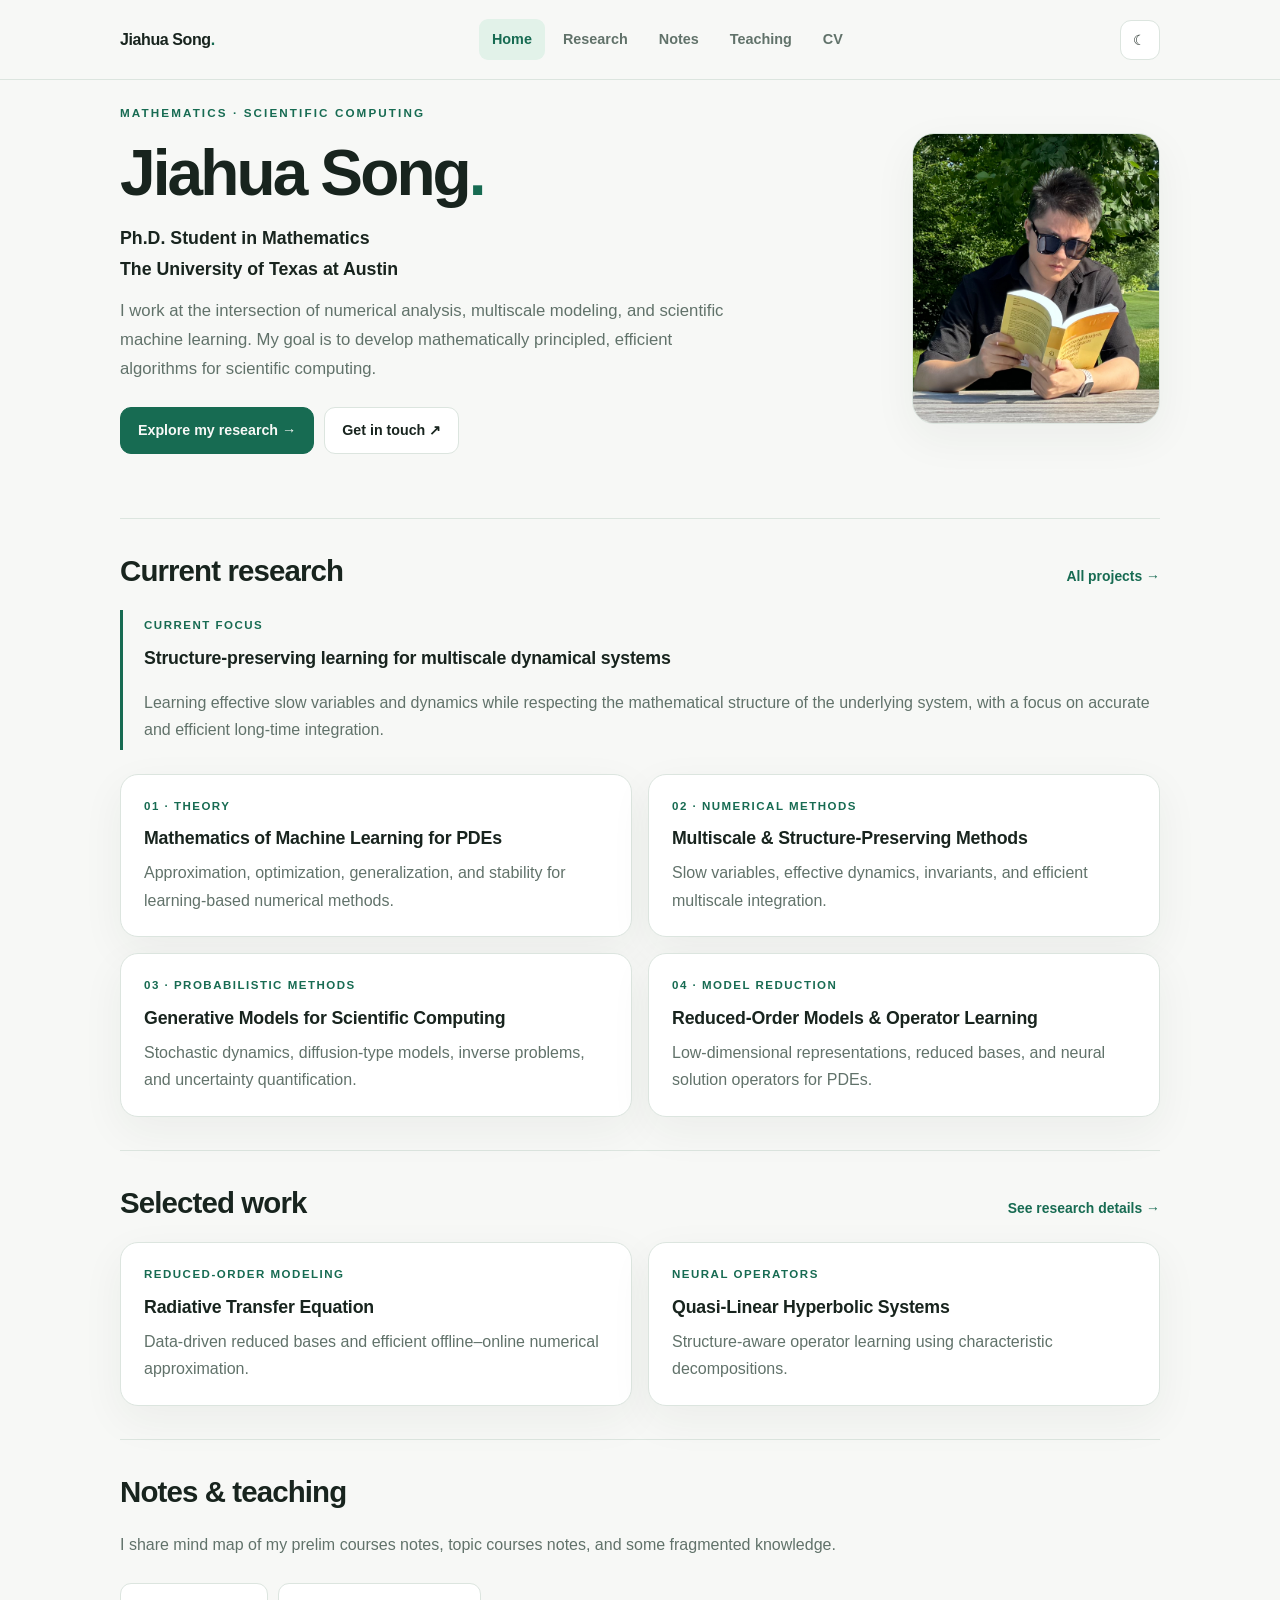
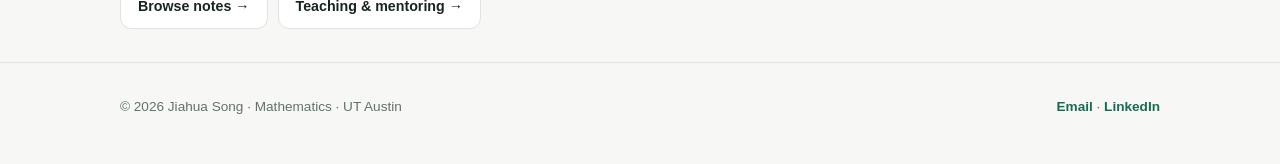
<file: index.html>
<!doctype html>
<html lang="en"><head>
<meta charset="utf-8"><meta name="viewport" content="width=device-width, initial-scale=1">
<meta name="description" content="Academic website of Jiahua Song, Ph.D. student in Mathematics at The University of Texas at Austin.">
<title>Home | Jiahua Song</title>
<link rel="stylesheet" href="assets/style.css"><link rel="icon" href="assets/favicon.svg" type="image/svg+xml">
<script>try{var t=localStorage.getItem('jiahua-site-theme');if(t)document.documentElement.setAttribute('data-theme',t)}catch(e){}</script>
</head><body>
<header class="topbar"><div class="wrap header-inner">
<a href="index.html" class="brand">Jiahua Song<span class="brand-dot">.</span></a>
<nav class="nav" aria-label="Main navigation"><a href="index.html" class="active" aria-current="page">Home</a>
<a href="research.html">Research</a>
<a href="notes.html">Notes</a>
<a href="teaching.html">Teaching</a>
<a href="cv.html">CV</a></nav>
<button class="theme-btn" type="button" data-theme-toggle aria-label="Toggle dark mode" title="Toggle light/dark theme">☾</button>
</div></header>
<main class="wrap"><section class="hero"><div>
<div class="eyebrow">Mathematics · Scientific Computing</div>
<h1>Jiahua Song<span class="brand-dot">.</span></h1>
<p class="role">Ph.D. Student in Mathematics<br>The University of Texas at Austin</p>
<p class="summary">I work at the intersection of numerical analysis, multiscale modeling, and scientific machine learning. My goal is to develop mathematically principled, efficient algorithms for scientific computing.</p>
<div class="links"><a class="button primary" href="research.html">Explore my research →</a><a class="button" href="mailto:jiahua.song@utexas.edu">Get in touch ↗</a></div>
</div><div class="portrait"><span class="initials" aria-hidden="true">JS</span><img id="profile-pic" src="assets/self.jpeg" alt="Portrait of Jiahua Song"></div></section>
<section class="section"><div class="section-head"><h2>Current research</h2><a href="research.html">All projects →</a></div>
<div class="feature"><div class="kicker">Current focus</div><h3>Structure-preserving learning for multiscale dynamical systems</h3><p>Learning effective slow variables and dynamics while respecting the mathematical structure of the underlying system, with a focus on accurate and efficient long-time integration.</p></div>
<div class="grid">
<article class="card"><div class="kicker">01 · Theory</div><h3>Mathematics of Machine Learning for PDEs</h3><p>Approximation, optimization, generalization, and stability for learning-based numerical methods.</p></article>
<article class="card"><div class="kicker">02 · Numerical methods</div><h3>Multiscale & Structure-Preserving Methods</h3><p>Slow variables, effective dynamics, invariants, and efficient multiscale integration.</p></article>
<article class="card"><div class="kicker">03 · Probabilistic methods</div><h3>Generative Models for Scientific Computing</h3><p>Stochastic dynamics, diffusion-type models, inverse problems, and uncertainty quantification.</p></article>
<article class="card"><div class="kicker">04 · Model reduction</div><h3>Reduced-Order Models & Operator Learning</h3><p>Low-dimensional representations, reduced bases, and neural solution operators for PDEs.</p></article>
</div></section>
<section class="section"><div class="section-head"><h2>Selected work</h2><a href="research.html">See research details →</a></div>
<div class="grid"><article class="card"><div class="kicker">Reduced-order modeling</div><h3><a class="stretched" href="research.html#rte">Radiative Transfer Equation</a></h3><p>Data-driven reduced bases and efficient offline–online numerical approximation.</p></article><article class="card"><div class="kicker">Neural operators</div><h3><a class="stretched" href="research.html#hyperbolic">Quasi-Linear Hyperbolic Systems</a></h3><p>Structure-aware operator learning using characteristic decompositions.</p></article></div></section>
<section class="section"><div class="section-head"><h2>Notes & teaching</h2></div><p>I share mind map of my prelim courses notes, topic courses notes, and some fragmented knowledge.</p><div class="links"><a class="button" href="notes.html">Browse notes →</a><a class="button" href="teaching.html">Teaching & mentoring →</a></div></section></main>
<footer class="foot"><div class="wrap foot-inner"><span>© 2026 Jiahua Song · Mathematics · UT Austin</span><span><a href="mailto:jiahua.song@utexas.edu">Email</a> · <a href="https://www.linkedin.com/in/jiahuasong7/" target="_blank" rel="noopener noreferrer">LinkedIn</a></span></div></footer>
<script src="assets/site.js" defer></script></body></html>
</file>
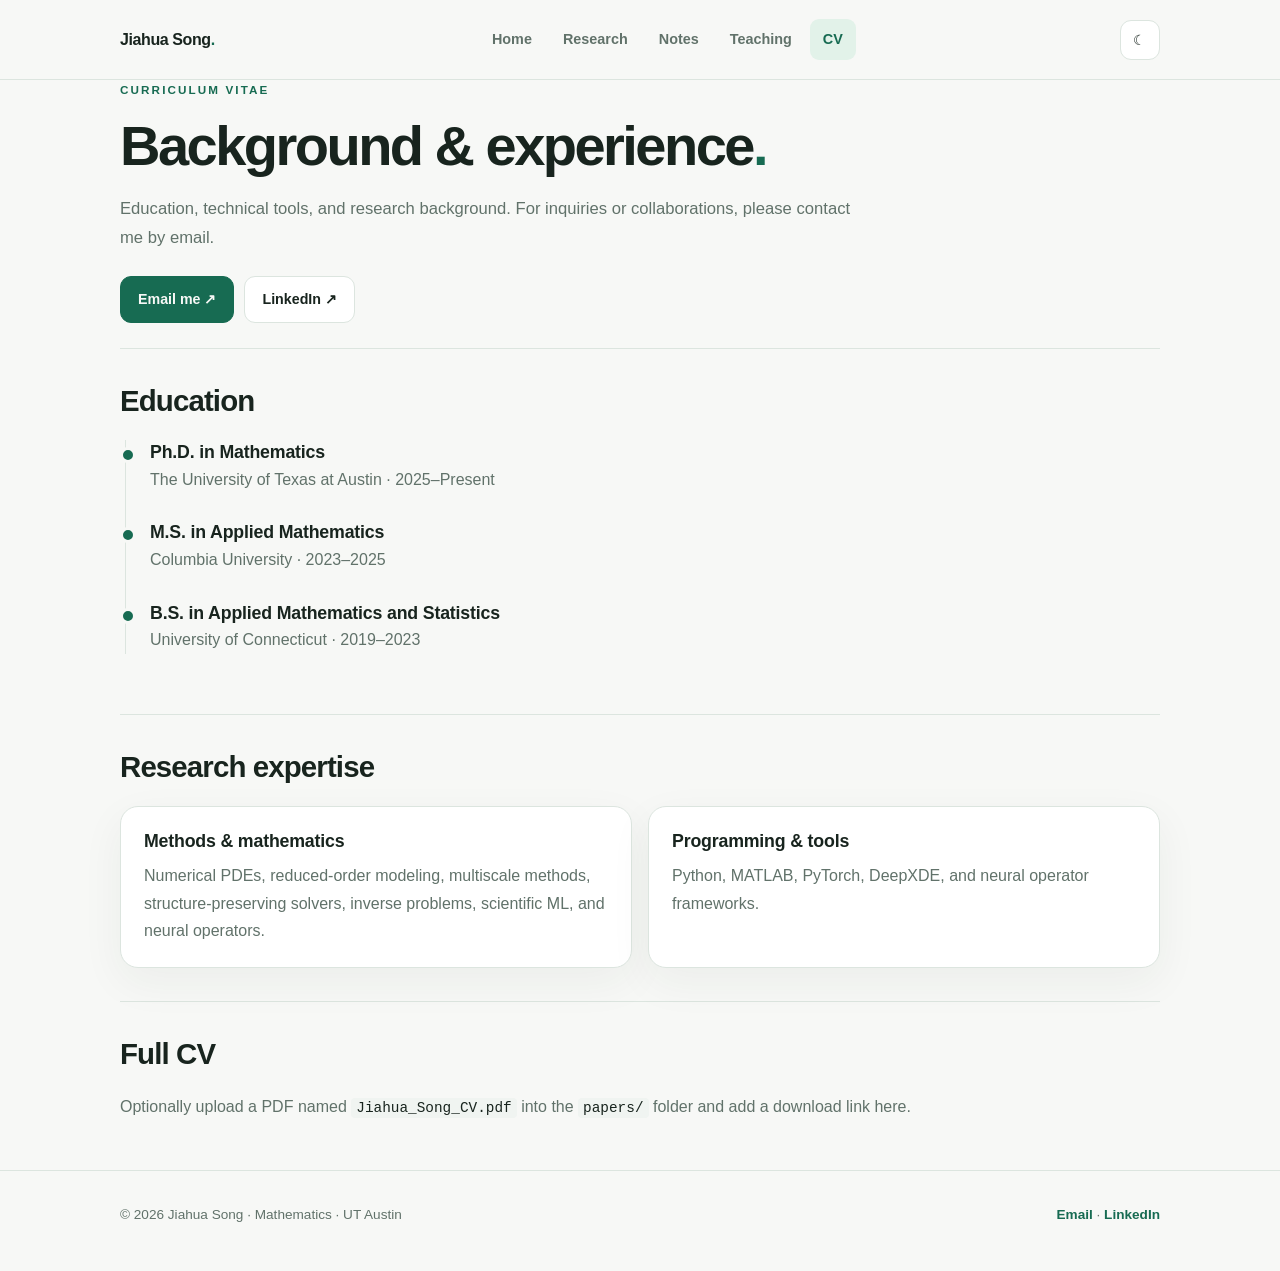
<file: cv.html>
<!doctype html>
<html lang="en"><head>
<meta charset="utf-8"><meta name="viewport" content="width=device-width, initial-scale=1">
<meta name="description" content="Academic website of Jiahua Song, Ph.D. student in Mathematics at The University of Texas at Austin.">
<title>CV | Jiahua Song</title>
<link rel="stylesheet" href="assets/style.css"><link rel="icon" href="assets/favicon.svg" type="image/svg+xml">
<script>try{var t=localStorage.getItem('jiahua-site-theme');if(t)document.documentElement.setAttribute('data-theme',t)}catch(e){}</script>
</head><body>
<header class="topbar"><div class="wrap header-inner">
<a href="index.html" class="brand">Jiahua Song<span class="brand-dot">.</span></a>
<nav class="nav" aria-label="Main navigation"><a href="index.html">Home</a>
<a href="research.html">Research</a>
<a href="notes.html">Notes</a>
<a href="teaching.html">Teaching</a>
<a href="cv.html" class="active" aria-current="page">CV</a></nav>
<button class="theme-btn" type="button" data-theme-toggle aria-label="Toggle dark mode" title="Toggle light/dark theme">☾</button>
</div></header>
<main class="wrap"><div class="page-intro"><div class="eyebrow">Curriculum vitae</div><h1>Background & experience<span class="brand-dot">.</span></h1><p>Education, technical tools, and research background. For inquiries or collaborations, please contact me by email.</p><div class="links"><a class="button primary" href="mailto:jiahua.song@utexas.edu">Email me ↗</a><a class="button" href="https://www.linkedin.com/in/jiahuasong7/" target="_blank" rel="noopener noreferrer">LinkedIn ↗</a></div></div>
<section class="section"><div class="section-head"><h2>Education</h2></div><div class="timeline">
<div class="timeline-item"><h3>Ph.D. in Mathematics</h3><p>The University of Texas at Austin · 2025–Present</p></div>
<div class="timeline-item"><h3>M.S. in Applied Mathematics</h3><p>Columbia University · 2023–2025</p></div>
<div class="timeline-item"><h3>B.S. in Applied Mathematics and Statistics</h3><p>University of Connecticut · 2019–2023</p></div></div></section>
<section class="section"><div class="section-head"><h2>Research expertise</h2></div><div class="grid">
<div class="card"><h3>Methods & mathematics</h3><p>Numerical PDEs, reduced-order modeling, multiscale methods, structure-preserving solvers, inverse problems, scientific ML, and neural operators.</p></div>
<div class="card"><h3>Programming & tools</h3><p>Python, MATLAB, PyTorch, DeepXDE, and neural operator frameworks.</p></div>
</div></section>
<section class="section"><div class="section-head"><h2>Full CV</h2></div><p>Optionally upload a PDF named <code>Jiahua_Song_CV.pdf</code> into the <code>papers/</code> folder and add a download link here.</p></section></main>
<footer class="foot"><div class="wrap foot-inner"><span>© 2026 Jiahua Song · Mathematics · UT Austin</span><span><a href="mailto:jiahua.song@utexas.edu">Email</a> · <a href="https://www.linkedin.com/in/jiahuasong7/" target="_blank" rel="noopener noreferrer">LinkedIn</a></span></div></footer>
<script src="assets/site.js" defer></script></body></html>
</file>
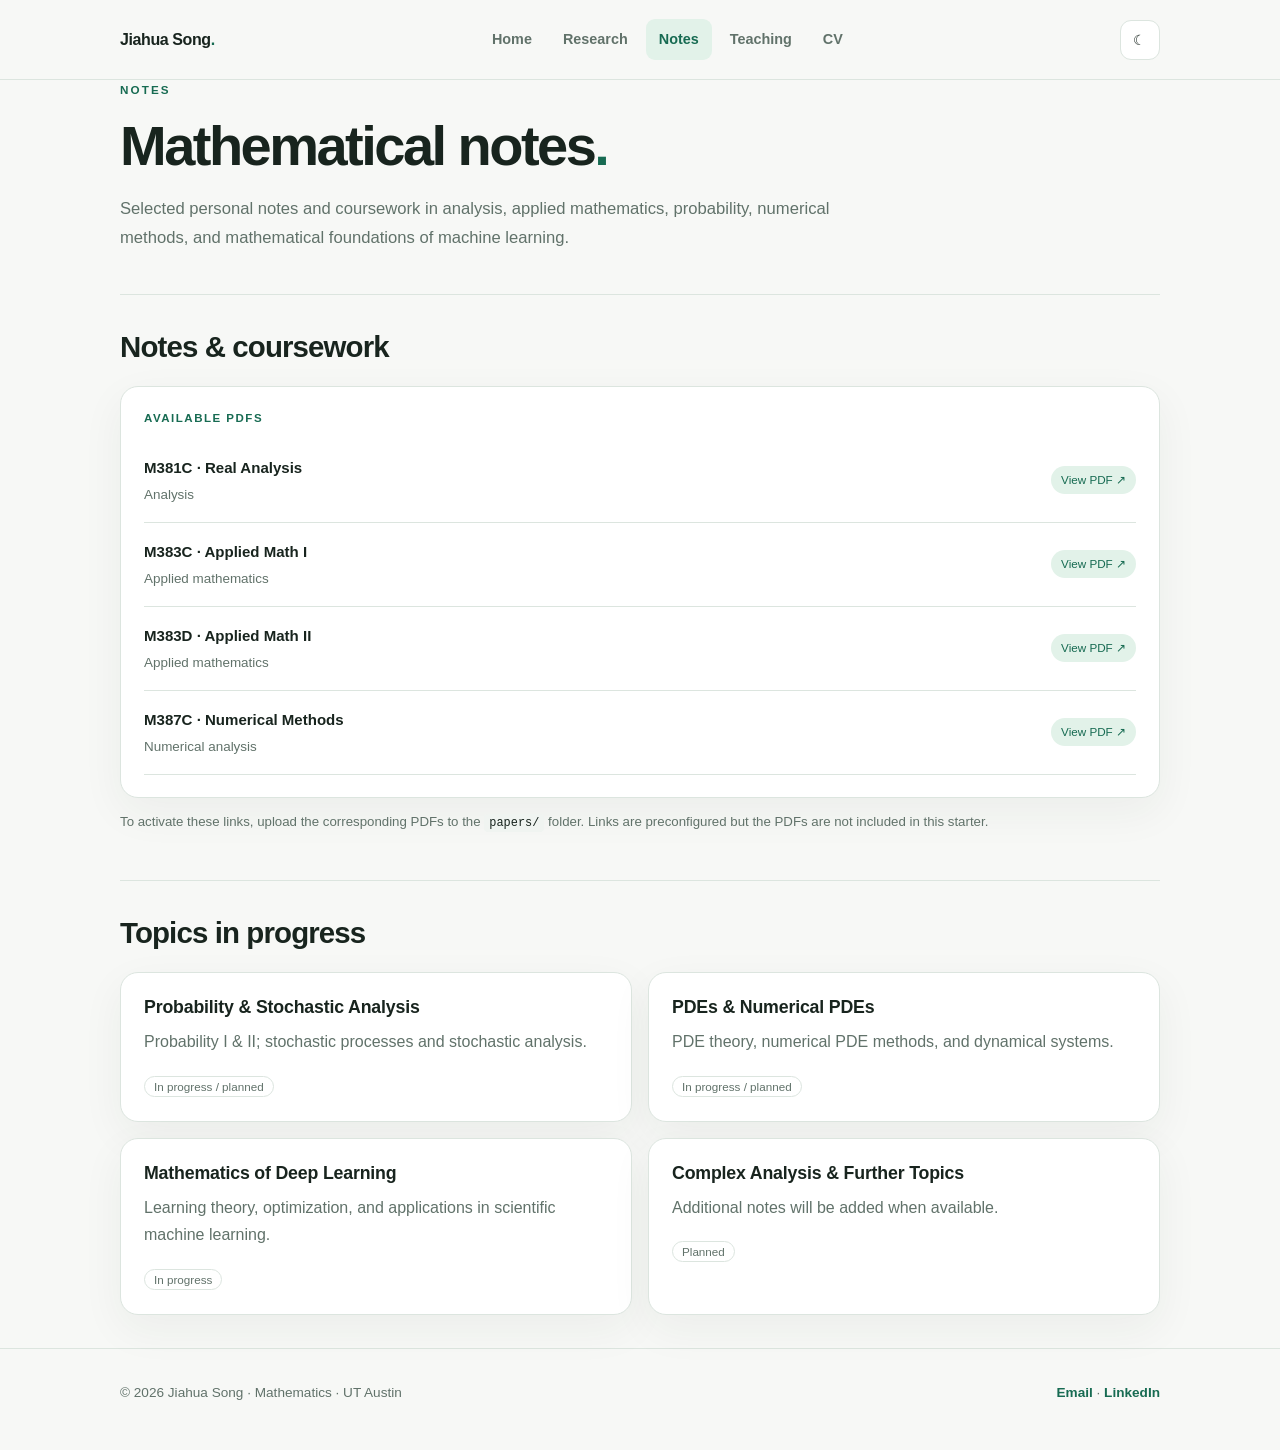
<file: notes.html>
<!doctype html>
<html lang="en"><head>
<meta charset="utf-8"><meta name="viewport" content="width=device-width, initial-scale=1">
<meta name="description" content="Academic website of Jiahua Song, Ph.D. student in Mathematics at The University of Texas at Austin.">
<title>Notes | Jiahua Song</title>
<link rel="stylesheet" href="assets/style.css"><link rel="icon" href="assets/favicon.svg" type="image/svg+xml">
<script>try{var t=localStorage.getItem('jiahua-site-theme');if(t)document.documentElement.setAttribute('data-theme',t)}catch(e){}</script>
</head><body>
<header class="topbar"><div class="wrap header-inner">
<a href="index.html" class="brand">Jiahua Song<span class="brand-dot">.</span></a>
<nav class="nav" aria-label="Main navigation"><a href="index.html">Home</a>
<a href="research.html">Research</a>
<a href="notes.html" class="active" aria-current="page">Notes</a>
<a href="teaching.html">Teaching</a>
<a href="cv.html">CV</a></nav>
<button class="theme-btn" type="button" data-theme-toggle aria-label="Toggle dark mode" title="Toggle light/dark theme">☾</button>
</div></header>
<main class="wrap"><div class="page-intro"><div class="eyebrow">Notes</div><h1>Mathematical notes<span class="brand-dot">.</span></h1><p>Selected personal notes and coursework in analysis, applied mathematics, probability, numerical methods, and mathematical foundations of machine learning.</p></div>
<section class="section"><div class="section-head"><h2>Notes & coursework</h2></div>
<div class="card"><div class="kicker">Available PDFs</div>
<div class="note-row"><div><strong>M381C · Real Analysis</strong><p>Analysis</p></div><a class="pill live" href="papers/M381C.pdf">View PDF ↗</a></div>
<div class="note-row"><div><strong>M383C · Applied Math I</strong><p>Applied mathematics</p></div><a class="pill live" href="papers/M383C.pdf">View PDF ↗</a></div>
<div class="note-row"><div><strong>M383D · Applied Math II</strong><p>Applied mathematics</p></div><a class="pill live" href="papers/M383D.pdf">View PDF ↗</a></div>
<div class="note-row"><div><strong>M387C · Numerical Methods</strong><p>Numerical analysis</p></div><a class="pill live" href="papers/M387C.pdf">View PDF ↗</a></div>
</div><p class="small muted" style="margin-top:13px">To activate these links, upload the corresponding PDFs to the <code>papers/</code> folder. Links are preconfigured but the PDFs are not included in this starter.</p></section>
<section class="section"><div class="section-head"><h2>Topics in progress</h2></div><div class="grid">
<div class="card"><h3>Probability & Stochastic Analysis</h3><p>Probability I & II; stochastic processes and stochastic analysis.</p><span class="pill">In progress / planned</span></div>
<div class="card"><h3>PDEs & Numerical PDEs</h3><p>PDE theory, numerical PDE methods, and dynamical systems.</p><span class="pill">In progress / planned</span></div>
<div class="card"><h3>Mathematics of Deep Learning</h3><p>Learning theory, optimization, and applications in scientific machine learning.</p><span class="pill">In progress</span></div>
<div class="card"><h3>Complex Analysis & Further Topics</h3><p>Additional notes will be added when available.</p><span class="pill">Planned</span></div>
</div></section></main>
<footer class="foot"><div class="wrap foot-inner"><span>© 2026 Jiahua Song · Mathematics · UT Austin</span><span><a href="mailto:jiahua.song@utexas.edu">Email</a> · <a href="https://www.linkedin.com/in/jiahuasong7/" target="_blank" rel="noopener noreferrer">LinkedIn</a></span></div></footer>
<script src="assets/site.js" defer></script></body></html>
</file>
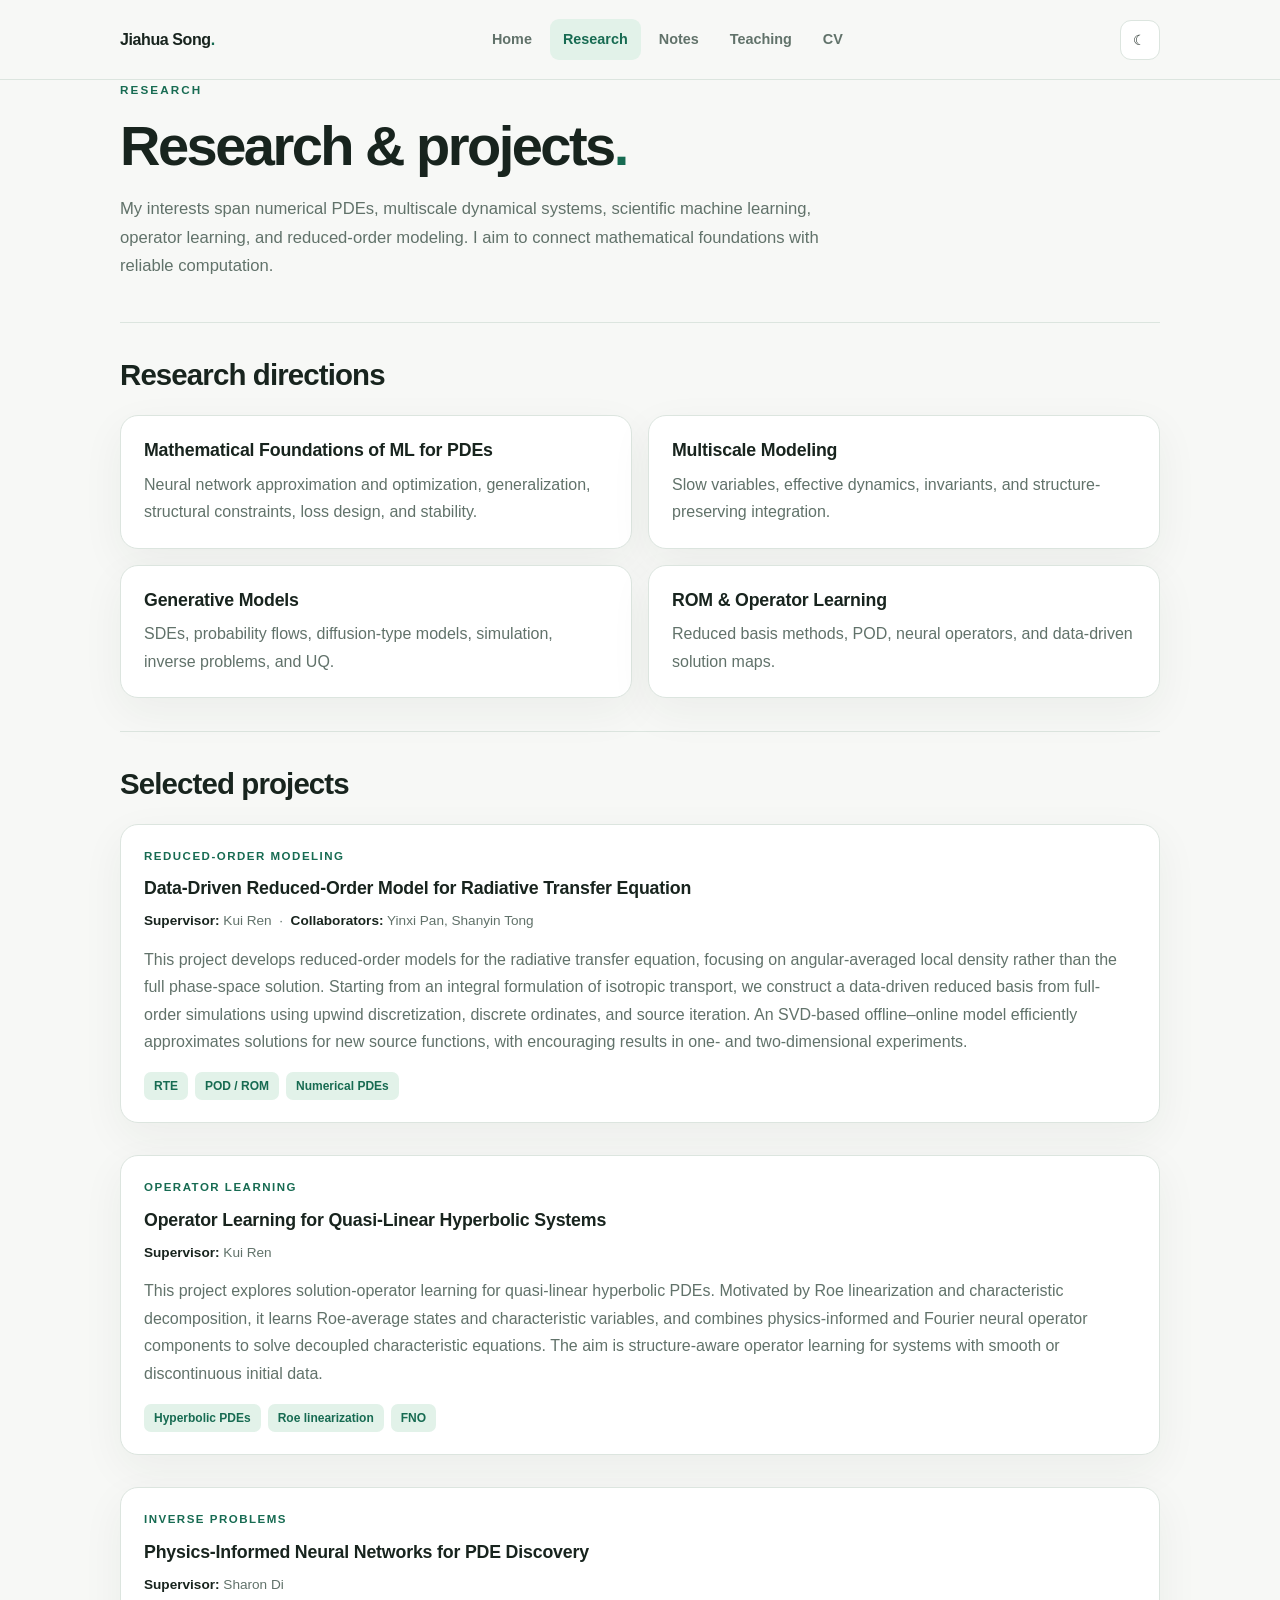
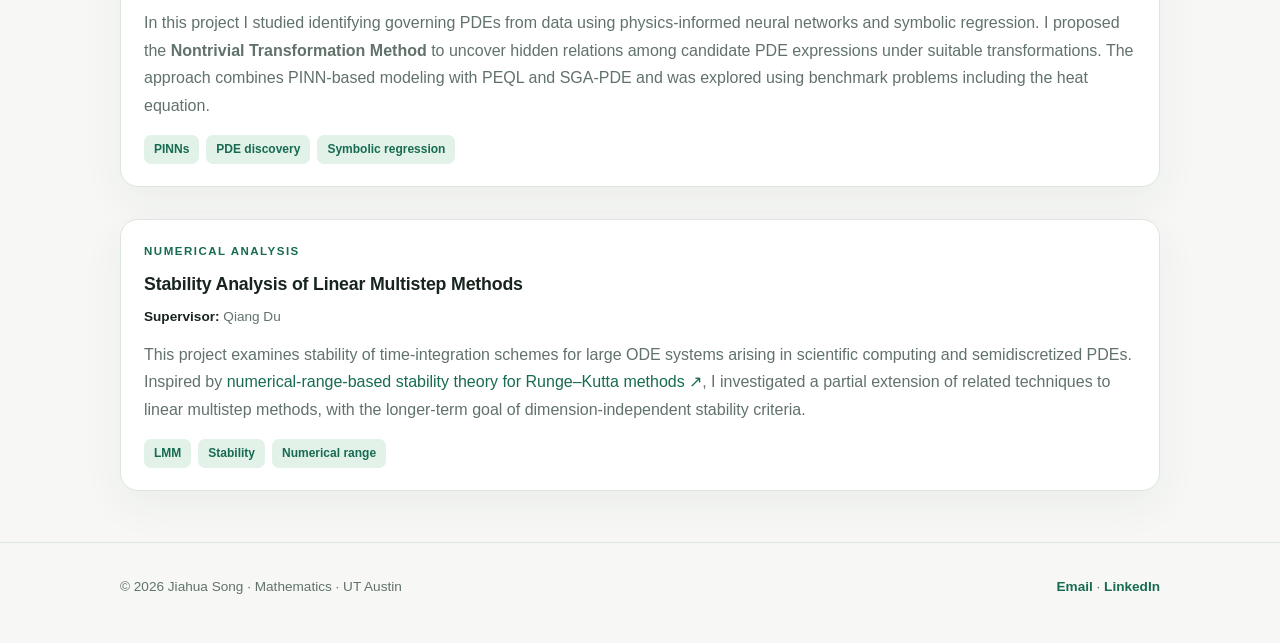
<file: research.html>
<!doctype html>
<html lang="en"><head>
<meta charset="utf-8"><meta name="viewport" content="width=device-width, initial-scale=1">
<meta name="description" content="Academic website of Jiahua Song, Ph.D. student in Mathematics at The University of Texas at Austin.">
<title>Research | Jiahua Song</title>
<link rel="stylesheet" href="assets/style.css"><link rel="icon" href="assets/favicon.svg" type="image/svg+xml">
<script>try{var t=localStorage.getItem('jiahua-site-theme');if(t)document.documentElement.setAttribute('data-theme',t)}catch(e){}</script>
</head><body>
<header class="topbar"><div class="wrap header-inner">
<a href="index.html" class="brand">Jiahua Song<span class="brand-dot">.</span></a>
<nav class="nav" aria-label="Main navigation"><a href="index.html">Home</a>
<a href="research.html" class="active" aria-current="page">Research</a>
<a href="notes.html">Notes</a>
<a href="teaching.html">Teaching</a>
<a href="cv.html">CV</a></nav>
<button class="theme-btn" type="button" data-theme-toggle aria-label="Toggle dark mode" title="Toggle light/dark theme">☾</button>
</div></header>
<main class="wrap"><div class="page-intro"><div class="eyebrow">Research</div><h1>Research & projects<span class="brand-dot">.</span></h1><p>My interests span numerical PDEs, multiscale dynamical systems, scientific machine learning, operator learning, and reduced-order modeling. I aim to connect mathematical foundations with reliable computation.</p></div>
<section class="section"><div class="section-head"><h2>Research directions</h2></div><div class="grid">
<article class="card"><h3>Mathematical Foundations of ML for PDEs</h3><p>Neural network approximation and optimization, generalization, structural constraints, loss design, and stability.</p></article>
<article class="card"><h3>Multiscale Modeling</h3><p>Slow variables, effective dynamics, invariants, and structure-preserving integration.</p></article>
<article class="card"><h3>Generative Models</h3><p>SDEs, probability flows, diffusion-type models, simulation, inverse problems, and UQ.</p></article>
<article class="card"><h3>ROM & Operator Learning</h3><p>Reduced basis methods, POD, neural operators, and data-driven solution maps.</p></article>
</div></section>
<section class="section"><div class="section-head"><h2>Selected projects</h2></div>
<div class="stack">
<article class="card project" id="rte"><div class="kicker">Reduced-order modeling</div><h3>Data-Driven Reduced-Order Model for Radiative Transfer Equation</h3><div class="meta"><strong>Supervisor:</strong> Kui Ren &nbsp;·&nbsp; <strong>Collaborators:</strong> Yinxi Pan, Shanyin Tong</div><p>This project develops reduced-order models for the radiative transfer equation, focusing on angular-averaged local density rather than the full phase-space solution. Starting from an integral formulation of isotropic transport, we construct a data-driven reduced basis from full-order simulations using upwind discretization, discrete ordinates, and source iteration. An SVD-based offline–online model efficiently approximates solutions for new source functions, with encouraging results in one- and two-dimensional experiments.</p><div class="tags"><span class="tag">RTE</span><span class="tag">POD / ROM</span><span class="tag">Numerical PDEs</span></div></article>
<article class="card project" id="hyperbolic"><div class="kicker">Operator learning</div><h3>Operator Learning for Quasi-Linear Hyperbolic Systems</h3><div class="meta"><strong>Supervisor:</strong> Kui Ren</div><p>This project explores solution-operator learning for quasi-linear hyperbolic PDEs. Motivated by Roe linearization and characteristic decomposition, it learns Roe-average states and characteristic variables, and combines physics-informed and Fourier neural operator components to solve decoupled characteristic equations. The aim is structure-aware operator learning for systems with smooth or discontinuous initial data.</p><div class="tags"><span class="tag">Hyperbolic PDEs</span><span class="tag">Roe linearization</span><span class="tag">FNO</span></div></article>
<article class="card project" id="discovery"><div class="kicker">Inverse problems</div><h3>Physics-Informed Neural Networks for PDE Discovery</h3><div class="meta"><strong>Supervisor:</strong> Sharon Di</div><p>In this project I studied identifying governing PDEs from data using physics-informed neural networks and symbolic regression. I proposed the <strong>Nontrivial Transformation Method</strong> to uncover hidden relations among candidate PDE expressions under suitable transformations. The approach combines PINN-based modeling with PEQL and SGA-PDE and was explored using benchmark problems including the heat equation.</p><div class="tags"><span class="tag">PINNs</span><span class="tag">PDE discovery</span><span class="tag">Symbolic regression</span></div></article>
<article class="card project" id="stability"><div class="kicker">Numerical analysis</div><h3>Stability Analysis of Linear Multistep Methods</h3><div class="meta"><strong>Supervisor:</strong> Qiang Du</div><p>This project examines stability of time-integration schemes for large ODE systems arising in scientific computing and semidiscretized PDEs. Inspired by <a href="https://arxiv.org/abs/2312.15546" target="_blank" rel="noopener noreferrer">numerical-range-based stability theory for Runge–Kutta methods ↗</a>, I investigated a partial extension of related techniques to linear multistep methods, with the longer-term goal of dimension-independent stability criteria.</p><div class="tags"><span class="tag">LMM</span><span class="tag">Stability</span><span class="tag">Numerical range</span></div></article>
</div></section></main>
<footer class="foot"><div class="wrap foot-inner"><span>© 2026 Jiahua Song · Mathematics · UT Austin</span><span><a href="mailto:jiahua.song@utexas.edu">Email</a> · <a href="https://www.linkedin.com/in/jiahuasong7/" target="_blank" rel="noopener noreferrer">LinkedIn</a></span></div></footer>
<script src="assets/site.js" defer></script></body></html>
</file>
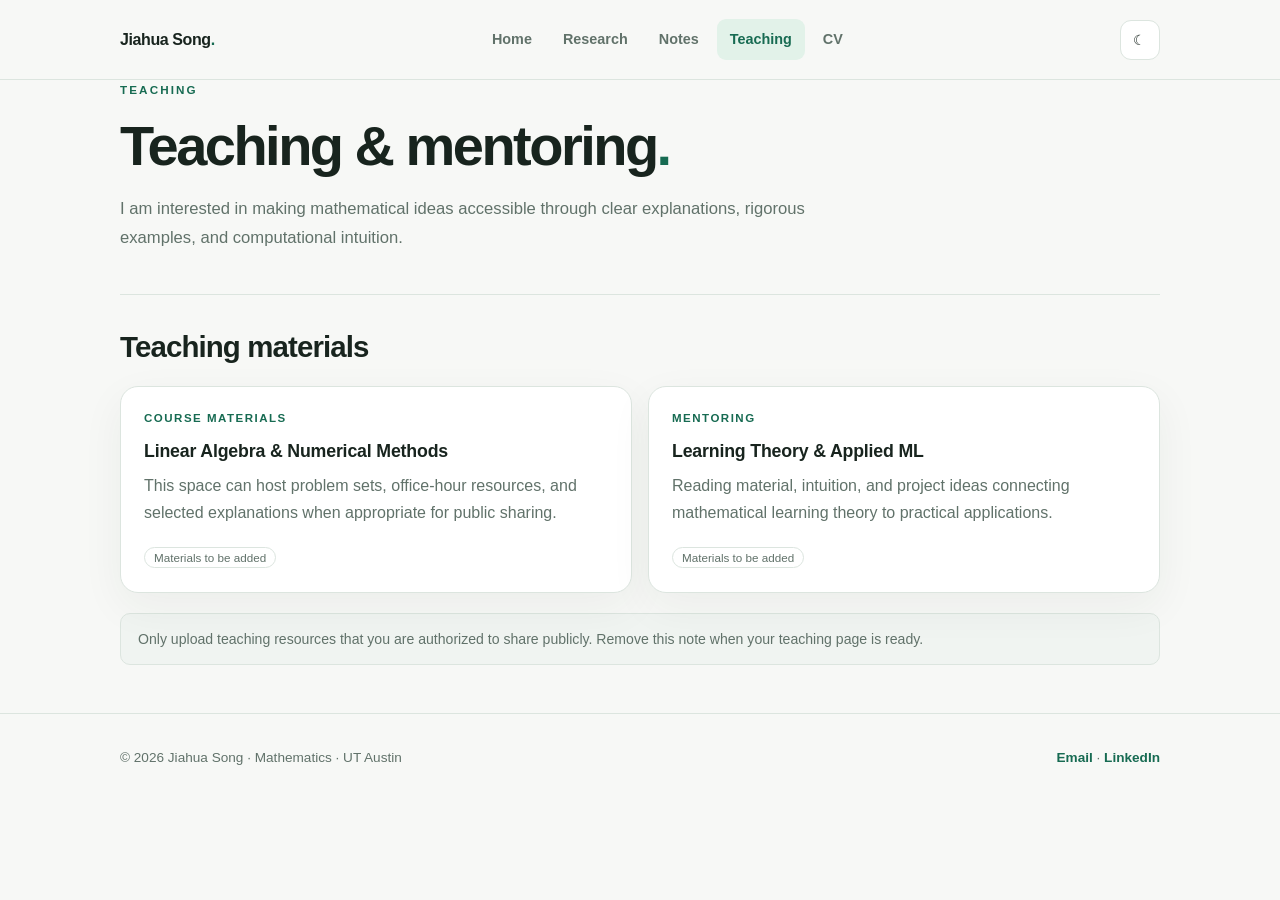
<file: teaching.html>
<!doctype html>
<html lang="en"><head>
<meta charset="utf-8"><meta name="viewport" content="width=device-width, initial-scale=1">
<meta name="description" content="Academic website of Jiahua Song, Ph.D. student in Mathematics at The University of Texas at Austin.">
<title>Teaching | Jiahua Song</title>
<link rel="stylesheet" href="assets/style.css"><link rel="icon" href="assets/favicon.svg" type="image/svg+xml">
<script>try{var t=localStorage.getItem('jiahua-site-theme');if(t)document.documentElement.setAttribute('data-theme',t)}catch(e){}</script>
</head><body>
<header class="topbar"><div class="wrap header-inner">
<a href="index.html" class="brand">Jiahua Song<span class="brand-dot">.</span></a>
<nav class="nav" aria-label="Main navigation"><a href="index.html">Home</a>
<a href="research.html">Research</a>
<a href="notes.html">Notes</a>
<a href="teaching.html" class="active" aria-current="page">Teaching</a>
<a href="cv.html">CV</a></nav>
<button class="theme-btn" type="button" data-theme-toggle aria-label="Toggle dark mode" title="Toggle light/dark theme">☾</button>
</div></header>
<main class="wrap"><div class="page-intro"><div class="eyebrow">Teaching</div><h1>Teaching & mentoring<span class="brand-dot">.</span></h1><p>I am interested in making mathematical ideas accessible through clear explanations, rigorous examples, and computational intuition.</p></div>
<section class="section"><div class="section-head"><h2>Teaching materials</h2></div>
<div class="grid"><article class="card"><div class="kicker">Course materials</div><h3>Linear Algebra & Numerical Methods</h3><p>This space can host problem sets, office-hour resources, and selected explanations when appropriate for public sharing.</p><span class="pill">Materials to be added</span></article>
<article class="card"><div class="kicker">Mentoring</div><h3>Learning Theory & Applied ML</h3><p>Reading material, intuition, and project ideas connecting mathematical learning theory to practical applications.</p><span class="pill">Materials to be added</span></article></div>
<p class="notice" style="margin-top:20px">Only upload teaching resources that you are authorized to share publicly. Remove this note when your teaching page is ready.</p></section></main>
<footer class="foot"><div class="wrap foot-inner"><span>© 2026 Jiahua Song · Mathematics · UT Austin</span><span><a href="mailto:jiahua.song@utexas.edu">Email</a> · <a href="https://www.linkedin.com/in/jiahuasong7/" target="_blank" rel="noopener noreferrer">LinkedIn</a></span></div></footer>
<script src="assets/site.js" defer></script></body></html>
</file>
<file: assets/style.css>
/* Jiahua Song — simple, accessible academic website */
:root{color-scheme:light;--bg:#f7f8f6;--surface:#fff;--surface-alt:#f0f4f1;--text:#18241e;--muted:#61726a;--line:#dce5df;--accent:#176b52;--accent-soft:#e2f2e9;--radius:18px;--shadow:0 14px 44px rgba(28,46,34,.055)}
:root[data-theme="dark"]{color-scheme:dark;--bg:#111a18;--surface:#182420;--surface-alt:#20312a;--text:#e9f1e9;--muted:#a2b4a8;--line:#33473c;--accent:#80d9ab;--accent-soft:#243d31;--shadow:0 14px 44px rgba(0,0,0,.12)}
*{box-sizing:border-box}html{scroll-behavior:smooth}body{margin:0;background:var(--bg);color:var(--text);font:16px/1.72 -apple-system,BlinkMacSystemFont,"Segoe UI",Inter,Arial,sans-serif}a{color:var(--accent);text-decoration:none}a:hover{text-decoration:underline}a:focus-visible,button:focus-visible{outline:3px solid var(--accent);outline-offset:3px}h1,h2,h3,p{margin-top:0}h1{letter-spacing:-.045em;line-height:1.14;font-size:clamp(2.45rem,5vw,4.05rem)}h2{letter-spacing:-.03em;line-height:1.3;font-size:clamp(1.35rem,2.3vw,1.9rem)}h3{font-size:1.11rem;line-height:1.4;letter-spacing:-.01em}p{color:var(--muted)}.wrap{max-width:1100px;padding:0 30px;margin:0 auto}.topbar{position:sticky;top:0;z-index:20;background:var(--bg);border-bottom:1px solid var(--line);backdrop-filter:blur(14px)}.header-inner{min-height:79px;display:flex;align-items:center;gap:24px;justify-content:space-between}.brand{font-weight:800;color:var(--text);letter-spacing:-.025em;white-space:nowrap}.brand:hover{text-decoration:none}.brand-dot{color:var(--accent)}.nav{display:flex;align-items:center;gap:5px;flex-wrap:wrap}.nav a{display:inline-block;color:var(--muted);font-size:.9rem;font-weight:600;padding:8px 13px;border-radius:9px}.nav a.active,.nav a:hover{background:var(--accent-soft);color:var(--accent);text-decoration:none}.theme-btn{font-size:.85rem;min-width:40px;min-height:40px;border:1px solid var(--line);background:var(--surface);color:var(--text);border-radius:11px;cursor:pointer}.theme-btn:hover{border-color:var(--accent)}main{padding:64px 0 86px}.eyebrow{color:var(--accent);text-transform:uppercase;letter-spacing:.18em;font-size:.73rem;font-weight:800;margin-bottom:14px}.hero{display:grid;grid-template-columns:minmax(0,1fr) 248px;gap:50px;align-items:center;padding:23px 0 64px}.hero h1{margin-bottom:13px}.hero .role{font-size:1.11rem;color:var(--text);font-weight:600;margin-bottom:13px}.hero .summary{font-size:1.045rem;max-width:630px}.portrait{aspect-ratio:4/4.7;border-radius:22px;border:1px solid var(--line);background:linear-gradient(145deg,var(--accent-soft),var(--surface-alt));display:flex;align-items:center;justify-content:center;overflow:hidden;box-shadow:var(--shadow);position:relative}.portrait img{width:100%;height:100%;object-fit:cover;display:block}.portrait .initials{font-size:4.7rem;font-weight:800;letter-spacing:-.1em;color:var(--accent)}.links{display:flex;gap:10px;flex-wrap:wrap;margin-top:24px}.button{display:inline-flex;align-items:center;justify-content:center;gap:8px;padding:10px 17px;border:1px solid var(--line);border-radius:11px;color:var(--text);background:var(--surface);font-size:.89rem;font-weight:700}.button:hover{border-color:var(--accent);color:var(--accent);text-decoration:none}.button.primary{background:var(--accent);color:var(--bg);border-color:var(--accent)}.button.primary:hover{opacity:.87}.section{padding:33px 0;border-top:1px solid var(--line)}.section-head{display:flex;align-items:baseline;justify-content:space-between;gap:18px;flex-wrap:wrap;margin-bottom:20px}.section-head h2{margin:0}.section-head a{font-size:.87rem;font-weight:700}.grid{display:grid;grid-template-columns:repeat(2,minmax(0,1fr));gap:16px}.card{padding:22px 23px;border:1px solid var(--line);border-radius:var(--radius);background:var(--surface);box-shadow:var(--shadow);min-width:0}.card h3{margin-bottom:8px}.card p:last-child{margin-bottom:0}.card a.stretched{color:var(--text)}.card a.stretched:hover{color:var(--accent)}.kicker{color:var(--accent);font-size:.72rem;font-weight:800;letter-spacing:.13em;text-transform:uppercase;margin-bottom:10px}.tags{display:flex;flex-wrap:wrap;gap:7px;margin-top:13px}.tag{display:inline-flex;background:var(--accent-soft);border:1px solid transparent;color:var(--accent);border-radius:7px;padding:3px 9px;font-size:.75rem;font-weight:700}.feature{border-left:3px solid var(--accent);padding:6px 0 6px 21px;margin:17px 0 24px}.feature p{margin:0}.page-intro{padding-bottom:25px;max-width:750px}.page-intro h1{font-size:clamp(2.2rem,4.4vw,3.5rem);margin-bottom:17px}.page-intro p{font-size:1.04rem}.project{margin:0 0 18px}.meta{font-size:.85rem;color:var(--muted);margin-bottom:13px}.meta strong{color:var(--text)}.stack{display:grid;gap:14px}.muted{color:var(--muted)}.bullets{padding-left:20px;color:var(--muted)}.bullets li{margin-bottom:7px}.note-row{padding:16px 0;display:flex;justify-content:space-between;align-items:center;gap:14px;border-bottom:1px solid var(--line)}.note-row strong{display:block;font-size:.94rem}.note-row p{font-size:.84rem;margin:2px 0 0}.pill{border-radius:999px;padding:3px 9px;color:var(--muted);border:1px solid var(--line);font-size:.73rem;white-space:nowrap}.pill.live{background:var(--accent-soft);color:var(--accent);border-color:transparent}.timeline{border-left:1px solid var(--line);margin-left:5px;padding-left:24px}.timeline-item{position:relative;margin:0 0 27px}.timeline-item:before{content:"";position:absolute;left:-30px;top:7px;width:10px;height:10px;border-radius:50%;background:var(--accent);border:3px solid var(--bg)}.timeline-item h3{margin-bottom:1px}.timeline-item p{margin-bottom:0}.foot{padding:32px 0 45px;border-top:1px solid var(--line);font-size:.85rem;color:var(--muted)}.foot-inner{display:flex;justify-content:space-between;gap:12px;flex-wrap:wrap}.foot a{font-weight:600}.small{font-size:.83rem}.notice{padding:13px 17px;background:var(--surface-alt);border-radius:10px;border:1px solid var(--line);color:var(--muted);font-size:.88rem}.linkarrow:after{content:" ↗";font-size:.8em}code{font-size:.9em;background:var(--surface-alt);padding:2px 5px;border-radius:4px;color:var(--text)}
@media (max-width:750px){.wrap{padding:0 19px}.header-inner{padding:11px 0;min-height:0;flex-wrap:wrap;gap:8px}.brand{margin-right:auto}.nav{order:3;overflow-x:auto;width:100%;flex-wrap:nowrap;scrollbar-width:none}.nav a{padding:6px 10px;font-size:.84rem;white-space:nowrap}.hero{grid-template-columns:minmax(0,1fr) 110px;gap:15px;padding:9px 0 45px;align-items:start}.hero h1{font-size:2.55rem}.portrait{border-radius:13px;margin-top:22px}.portrait .initials{font-size:2.15rem}.grid{grid-template-columns:1fr}.card{padding:19px}.section{padding:25px 0}main{padding:38px 0 60px}.hero .summary{font-size:.96rem}}
@media (max-width:400px){.hero{grid-template-columns:1fr}.portrait{width:112px;height:132px;margin:0 0 8px;grid-row:1}.hero .role{font-size:1rem}}@media(prefers-reduced-motion:reduce){html{scroll-behavior:auto}}
</file>
